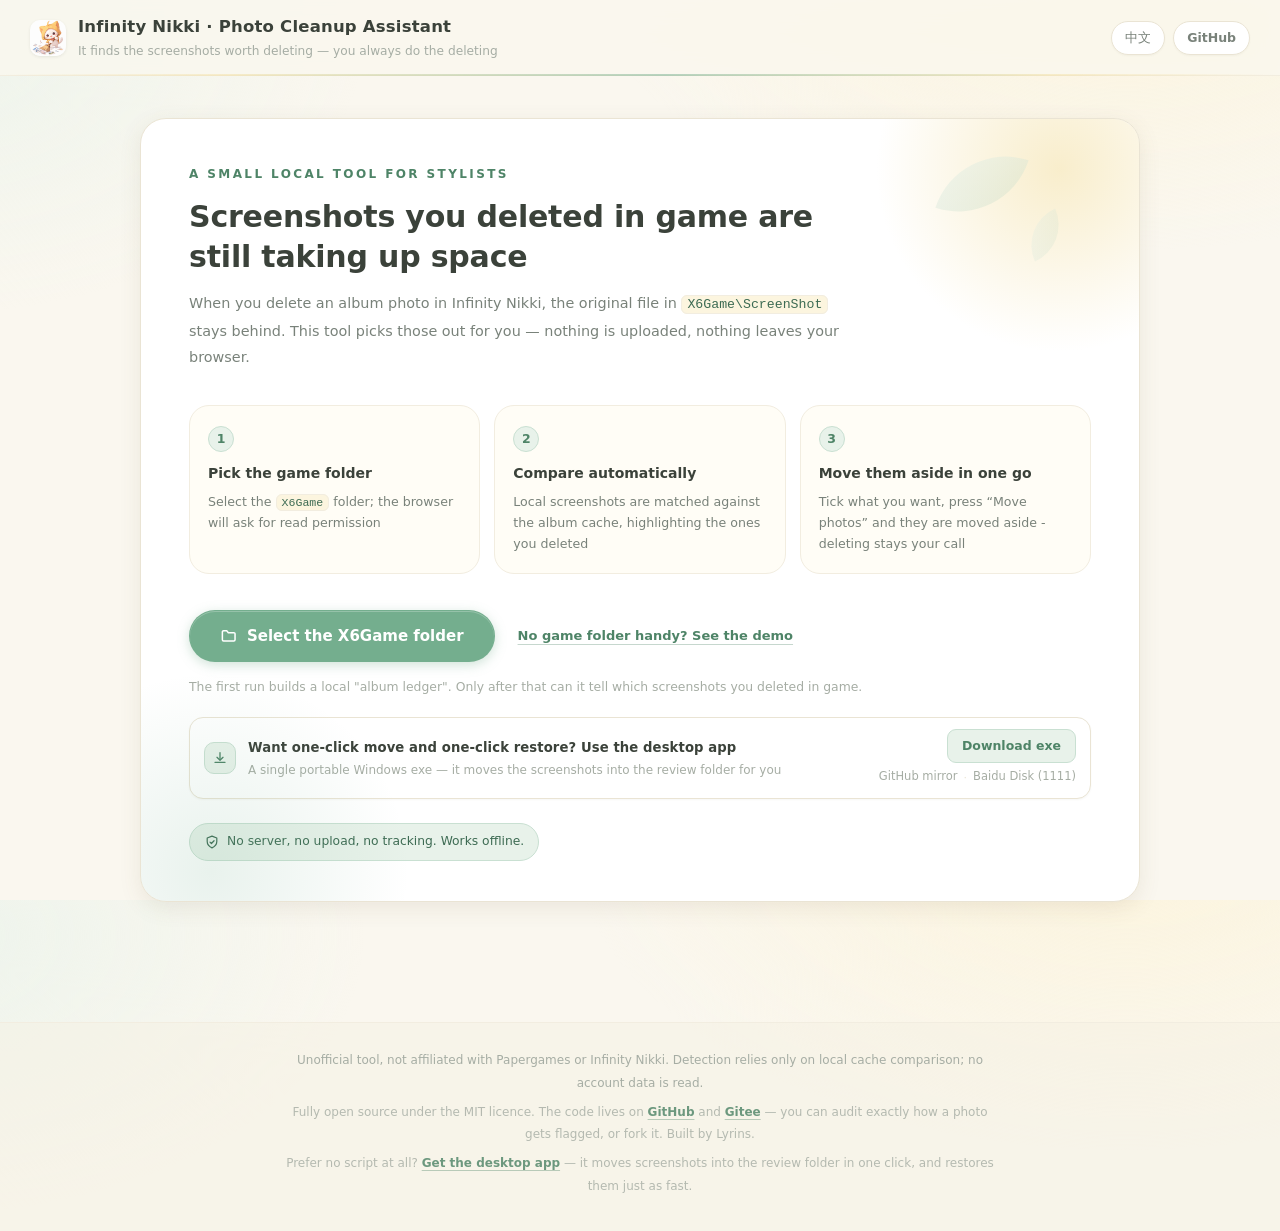
<file: web/index.html>
<!doctype html>
<html lang="zh-CN">
<head>
<meta charset="utf-8">
<meta name="viewport" content="width=device-width, initial-scale=1">
<title>无限暖暖 · 照片清理助手</title>
<meta name="description" content="找出游戏里已经删掉、电脑上还留着的截图。纯本地运行，照片不会离开你的电脑。">
<link rel="icon" type="image/png" href="favicon.png">
<link rel="apple-touch-icon" href="favicon.png">
<link rel="stylesheet" href="styles.css">
</head>
<body>

<!-- ===== 顶栏 ===== -->
<header class="topbar">
  <div class="brand">
    <span class="brand-mark" aria-hidden="true">
      <img src="favicon.png" alt="" width="36" height="36">
    </span>
    <div class="brand-text">
      <h1 data-i18n="app.title">无限暖暖 · 照片清理助手</h1>
      <p data-i18n="app.sub">只帮你找出该删的截图，删除这一步永远由你亲手完成</p>
    </div>
  </div>

  <div class="top-actions">
    <button class="btn btn-ghost btn-sm" id="btnLang" title="Switch language / 切换语言">EN</button>
    <a class="btn btn-ghost btn-sm" href="https://github.com/3341284397-max/InfinityNikki-PhotoCleaner" target="_blank" rel="noopener" data-i18n="app.github">GitHub</a>
  </div>
</header>

<main>
  <!-- ===== 欢迎页 ===== -->
  <section id="intro" class="intro">
    <div class="intro-card">
      <span class="leaf leaf-1" aria-hidden="true"></span>
      <span class="leaf leaf-2" aria-hidden="true"></span>

      <p class="eyebrow" data-i18n="intro.eyebrow">给搭配师的本地小工具</p>
      <h2 data-i18n="intro.h2">游戏里删掉的截图，电脑上还在占地方</h2>
      <p class="lede" data-i18n="intro.lede">
        在《无限暖暖》里删掉相册照片后，<code>X6Game\ScreenShot</code> 里的原图不会跟着消失。
        这个工具帮你把它们挑出来——照片不上传、不联网，全部在你的浏览器里完成。
      </p>

      <div class="steps">
        <div class="step">
          <span class="step-num">1</span>
          <h3 data-i18n="intro.s1t">选择游戏文件夹</h3>
          <p data-i18n="intro.s1d">选中 <code>X6Game</code> 这一层，浏览器会向你请求读取权限</p>
        </div>
        <div class="step">
          <span class="step-num">2</span>
          <h3 data-i18n="intro.s2t">自动比对</h3>
          <p data-i18n="intro.s2d">把本地截图和相册缓存对一遍，标出游戏里已删除的那些</p>
        </div>
        <div class="step">
          <span class="step-num">3</span>
          <h3 data-i18n="intro.s3t">一键移进待清理文件夹</h3>
          <p data-i18n="intro.s3d">勾好之后点「移动照片」，把它们挪到一边，删不删还是你说了算</p>
        </div>
      </div>

      <div class="cta">
        <button class="btn btn-primary btn-lg" id="btnPick">
          <svg viewBox="0 0 24 24" width="19" height="19" fill="none" stroke="currentColor" stroke-width="1.9" stroke-linecap="round" stroke-linejoin="round" aria-hidden="true">
            <path d="M3 7.5A1.5 1.5 0 0 1 4.5 6h4l2 2.4h7A1.5 1.5 0 0 1 19 10v7.5A1.5 1.5 0 0 1 17.5 19h-13A1.5 1.5 0 0 1 3 17.5Z"/>
          </svg>
          <span data-i18n="intro.pick">选择 X6Game 文件夹</span>
        </button>
        <button class="btn btn-link" id="btnDemo" data-i18n="intro.demo">还没有游戏目录？先看演示</button>
        <p class="cta-note" id="pickNote" data-i18n="intro.pickNote">首次使用会从这里建立一份「相册台账」，之后才能判断哪些是你在游戏里删掉的</p>
      </div>

      <!-- 桌面版下载：主界面直接给入口，不用先绕去仓库的 releases 页。
           GitHub 用 releases/latest/download/<资产名> 直链（302 到当前版本，发版不用改）；
           Gitee 的 latest 别名会把 latest 当分支名而 404，所以写死具体 tag。
           第三个是网盘整包，两个代码托管都连不上时用。 -->
      <div class="exe-offer">
        <span class="exe-offer-ico" aria-hidden="true">
          <svg viewBox="0 0 24 24" width="16" height="16" fill="none" stroke="currentColor" stroke-width="2" stroke-linecap="round" stroke-linejoin="round">
            <path d="M12 4v10"/><path d="m7.5 11 4.5 4.5L16.5 11"/><path d="M4.5 18.5h15"/>
          </svg>
        </span>
        <span class="exe-offer-body">
          <b data-i18n="intro.exeT">想要一键移动、一键还原？用桌面版</b>
          <span data-i18n="intro.exeD">Windows 免安装单文件，点一下就把截图挪进待清理文件夹</span>
        </span>
        <span class="exe-offer-act">
          <a class="exe-btn" href="https://gitee.com/lyrins/InfinityNikki-PhotoCleaner/releases/download/v1.9.2/NikkiPhotoCleaner.exe" data-i18n="intro.exeGo">下载 exe</a>
          <span class="exe-alt-row">
            <a class="exe-btn-sub" href="https://github.com/3341284397-max/InfinityNikki-PhotoCleaner/releases/latest/download/NikkiPhotoCleaner.exe" data-i18n="intro.exeGh">GitHub 备用</a>
            <span class="exe-alt-dot" aria-hidden="true">·</span>
            <!-- 提取码直接写在链接文字里：网盘跳转后要手动填，不写下来等于没给 -->
            <a class="exe-btn-sub exe-pan" href="https://pan.baidu.com/s/15jaYZvAnNP8VuFZwOQsp2w" data-i18n="intro.exePan" data-i18n-title="intro.panTip">百度网盘（1111）</a>
          </span>
        </span>
      </div>

      <div class="privacy">
        <svg viewBox="0 0 24 24" width="16" height="16" fill="none" stroke="currentColor" stroke-width="1.8" stroke-linecap="round" stroke-linejoin="round" aria-hidden="true">
          <path d="M12 3.2 4.8 6v5.4c0 4.3 3 7.6 7.2 9.4 4.2-1.8 7.2-5.1 7.2-9.4V6Z"/>
          <path d="m9 12.2 2.1 2.1 4-4.2"/>
        </svg>
        <span data-i18n="intro.privacy">没有服务器、没有上传、没有统计。断网也能用。</span>
      </div>
    </div>

    <!-- 不支持的浏览器 -->
    <div class="fallback" id="fallback" hidden>
      <h3 data-i18n="fallback.t">这个浏览器暂时用不了</h3>
      <p data-i18n="fallback.d">
        读取本地文件夹需要 <b>桌面版 Chrome 或 Edge（86 以上）</b>。Firefox、Safari 和手机浏览器都不支持这个能力。
      </p>
      <p class="fallback-alt" data-i18n="fallback.alt">
        也可以改用桌面版程序：功能一样，还多一步「把截图移进待清理文件夹」，方便你一次性删除。<a class="exe-link" href="https://gitee.com/lyrins/InfinityNikki-PhotoCleaner/releases/download/v1.9.2/NikkiPhotoCleaner.exe">下载 Windows 版</a>
      </p>
    </div>
  </section>

  <!-- ===== 工作区 ===== -->
  <section id="workspace" class="workspace" hidden>
    <div class="pathbar">
      <button class="path-back" id="btnHome" data-i18n-title="ws.homeTip">
        <svg viewBox="0 0 24 24" width="14" height="14" fill="none" stroke="currentColor" stroke-width="2.1" stroke-linecap="round" stroke-linejoin="round" aria-hidden="true">
          <path d="M15 19 8 12l7-7"/>
        </svg>
        <span data-i18n="ws.home">返回</span>
      </button>
      <span class="path-div" aria-hidden="true"></span>
      <span class="path-icon" aria-hidden="true">
        <svg viewBox="0 0 24 24" width="17" height="17" fill="none" stroke="currentColor" stroke-width="1.8" stroke-linecap="round" stroke-linejoin="round">
          <path d="M3 7.5A1.5 1.5 0 0 1 4.5 6h4l2 2.4h7A1.5 1.5 0 0 1 19 10v7.5A1.5 1.5 0 0 1 17.5 19h-13A1.5 1.5 0 0 1 3 17.5Z"/>
        </svg>
      </span>
      <span class="path-label" data-i18n="ws.folder">游戏文件夹</span>
      <span class="path-name" id="dirName">X6Game</span>
      <span class="path-sep"></span>
      <span class="path-meta" id="dirMeta"></span>
      <button class="btn btn-ghost btn-sm" id="btnRepick" data-i18n="ws.repick">重新选择</button>
      <button class="btn btn-ghost btn-sm" id="btnRescan" data-i18n="ws.rescan">重新扫描</button>
    </div>

    <div class="stats">
      <div class="stat stat-keep">
        <span class="stat-n" id="nKeep">0</span>
        <span class="stat-l" data-i18n="st.keep">仍在相册</span>
      </div>
      <div class="stat stat-del">
        <span class="stat-n" id="nDel">0</span>
        <span class="stat-l" data-i18n="st.del">游戏里已删</span>
      </div>
      <div class="stat stat-sus">
        <span class="stat-n" id="nSus">0</span>
        <span class="stat-l" data-i18n="st.sus">无法确认</span>
      </div>
      <div class="stat stat-new">
        <span class="stat-n" id="nNew">0</span>
        <span class="stat-l" data-i18n="st.new">太新跳过</span>
      </div>
    </div>

    <div class="notice" id="notice" hidden>
      <span class="notice-icon" aria-hidden="true">!</span>
      <div class="notice-text">
        <b id="noticeTitle"></b>
        <span id="noticeBody"></span>
      </div>
    </div>

    <div class="toolbar">
      <label class="check">
        <input type="checkbox" id="onlyPending">
        <span data-i18n="ws.onlyPending">只看待处理</span>
      </label>
      <span class="toolbar-gap"></span>
      <input class="search" id="search" type="search" data-i18n-ph="ws.search" placeholder="搜索文件名">
      <button class="btn btn-ghost btn-sm" id="btnSelDel" data-i18n="ws.selDel">勾选全部已删</button>
      <button class="btn btn-ghost btn-sm" id="btnClear" data-i18n="ws.clear">取消勾选</button>
    </div>

    <div class="grid" id="grid"></div>
    <div class="empty" id="empty" hidden></div>
  </section>
</main>

<!-- 底部操作条：必须放在 main 之外。#workspace 带 rise 动画的 transform，
     会给 position:fixed 的子元素另建包含块，操作条就会卡在网格中间而不是贴底。 -->
<div class="actionbar" id="actionbar" hidden>
  <div class="actionbar-info">
    <b id="selCount">0</b>
    <span data-i18n="ws.selected">张已勾选</span>
  </div>
  <div class="actionbar-btns">
    <button class="btn btn-ghost" id="btnCopy" data-i18n="ws.copy">复制文件名</button>
    <button class="btn btn-ghost" id="btnExport" data-i18n="ws.export">导出待删清单</button>
    <button class="btn btn-primary" id="btnScript" data-i18n="ws.script">移动照片</button>
  </div>
</div>

<footer class="foot">
  <p data-i18n="foot.disclaimer">
    非官方工具，与叠纸游戏 / 《无限暖暖》官方无关。所有判定只依据本地缓存的比对结果，不读取账号信息。
  </p>
  <p class="foot-dim" data-i18n="foot.oss">
    完全开源，MIT 协议。源码公开在 <a class="repo-link" href="https://github.com/3341284397-max/InfinityNikki-PhotoCleaner" target="_blank" rel="noopener">GitHub</a> 和 <a class="repo-link" href="https://gitee.com/lyrins/InfinityNikki-PhotoCleaner" target="_blank" rel="noopener">Gitee</a>，每一行怎么判定的都能自己去核对，也可以拿去改。作者 Lyrins。
  </p>
  <p class="foot-dim" data-i18n="foot.tip">
    不想下载脚本？<a class="exe-link" href="https://gitee.com/lyrins/InfinityNikki-PhotoCleaner/releases/download/v1.9.2/NikkiPhotoCleaner.exe">下载桌面版</a>，点一下就把截图挪进待清理文件夹，还能一键还原。
  </p>
</footer>

<!-- ===== 大图查看 ===== -->
<div class="modal" id="modal" hidden>
  <div class="modal-mask" id="modalMask"></div>
  <div class="modal-body" role="dialog" aria-modal="true">
    <button class="modal-close" id="modalClose" aria-label="Close">×</button>
    <img id="modalImg" alt="">
    <div class="modal-meta">
      <span class="badge" id="modalBadge"></span>
      <span id="modalName" class="modal-name"></span>
      <span id="modalInfo" class="modal-info"></span>
    </div>
  </div>
</div>

<!-- ===== 移动照片：三条路 ===== -->
<div class="modal" id="dlgScript" hidden>
  <div class="modal-mask" id="dlgMask"></div>
  <div class="sheet sheet-wide" role="dialog" aria-modal="true" aria-labelledby="dlgTitle">
    <h3 id="dlgTitle" data-i18n="dlg.title">把照片挪到一边</h3>
    <p class="sheet-lede" id="dlgLede"></p>

    <div class="pathfield">
      <label class="pathfield-label" for="dlgPath" data-i18n="dlg.pathLabel">截图文件夹的完整路径（可选）</label>
      <div class="pathfield-row">
        <input id="dlgPath" type="text" spellcheck="false" autocomplete="off"
               placeholder="D:\Games\X6Game\ScreenShot">
        <button class="btn btn-ghost btn-sm" id="dlgPathPaste" data-i18n="dlg.paste">粘贴</button>
      </div>
      <p class="pathfield-hint" data-i18n="dlg.pathHint">浏览器不会把文件夹路径告诉网页，所以这一栏要你自己粘 —— 在资源管理器地址栏点一下就能复制。填了脚本放哪儿都能跑；不填也行，双击时它会让你把文件夹拖进窗口。</p>
    </div>

    <div class="ways">
      <section class="way">
        <div class="way-head">
          <span class="way-n">1</span>
          <h4 data-i18n="dlg.w1t">下载脚本，双击运行</h4>
          <span class="way-tag" data-i18n="dlg.w1tag">最省事</span>
        </div>
        <p data-i18n="dlg.w1d">一个纯文本 .bat，双击就建好文件夹、把照片移进去，跑完还问你要不要把它自己删掉。</p>
        <div class="way-btns">
          <button class="btn btn-primary btn-sm" id="dlgGo" data-i18n="dlg.download">下载脚本</button>
        </div>
      </section>

      <section class="way">
        <div class="way-head">
          <span class="way-n">2</span>
          <h4 data-i18n="dlg.w2t">复制命令，粘进命令行窗口</h4>
          <span class="way-tag way-tag-warn" data-i18n="dlg.w2tag">脚本被拦时用这个</span>
        </div>
        <p data-i18n="dlg.w2d">没有文件落到磁盘上，安全软件没东西可拦。开始菜单搜 cmd 打开窗口，右键粘贴，回车。</p>
        <div class="way-btns">
          <button class="btn btn-ghost btn-sm" id="dlgCmd" data-i18n="dlg.cmd">复制命令</button>
          <button class="btn btn-ghost btn-sm" id="dlgCmdDl" data-i18n="dlg.save">下载 txt</button>
        </div>
      </section>

      <section class="way">
        <div class="way-head">
          <span class="way-n">3</span>
          <h4 data-i18n="dlg.w3t">交给你的 AI 助手</h4>
          <span class="way-tag" data-i18n="dlg.w3tag">兜底</span>
        </div>
        <p data-i18n="dlg.w3d">把这段提示词给能操作电脑的助手（Copilot、Claude、ChatGPT 之类），它照着自己就把文件搬过去了。</p>
        <div class="way-btns">
          <button class="btn btn-ghost btn-sm" id="dlgPt" data-i18n="dlg.pt">复制提示词</button>
          <button class="btn btn-ghost btn-sm" id="dlgPtDl" data-i18n="dlg.save">下载 txt</button>
        </div>
      </section>
    </div>

    <details class="sheet-more">
      <summary data-i18n="dlg.peek">先看看脚本长什么样</summary>
      <pre id="dlgPre"></pre>
    </details>

    <p class="sheet-note" data-i18n="dlg.note">三条路都是纯本地操作：只移动、不删除。照片搬到「待清理照片」文件夹之后，删不删、什么时候删，全由你在资源管理器里决定。</p>

    <div class="sheet-btns">
      <button class="btn btn-ghost" id="dlgCancel" data-i18n="dlg.close">关闭</button>
    </div>
  </div>
</div>

<script src="script-gen.js"></script>
<script src="app.js"></script>
</body>
</html>
</file>
<file: web/styles.css>
/* ==========================================================================
   无限暖暖 · 照片清理助手 — 视觉系统
   米白底 / 淡黄点缀 / 露草绿主色，圆角柔和，信息密度优先
   ========================================================================== */

:root {
  /* 底色 */
  --bg:            #FAF7EF;
  --bg-warm:       #F6F1E3;
  --card:          #FFFFFF;
  --card-warm:     #FFFDF6;

  /* 线条 */
  --line:          #EAE4D4;
  --line-soft:     #F2EDE0;

  /* 文字 */
  --text:          #3B423A;
  --text-2:        #79827A;
  --text-3:        #A6ADA4;

  /* 主色：露草绿 */
  --green:         #74AE8E;
  --green-deep:    #4E8467;
  --green-dark:    #3D6B53;
  --green-soft:    #E8F2EA;
  --green-line:    #C9E0D2;

  /* 点缀：淡黄 */
  --yellow:        #F3DFA2;
  --yellow-soft:   #FCF5DF;
  --yellow-deep:   #C9A24A;

  /* 状态色（柔和不刺眼） */
  --clay:          #C47F6C;
  --clay-soft:     #F9EAE4;
  --clay-line:     #EBC9BC;
  --amber:         #C79A45;
  --amber-soft:    #FAF1DC;

  /* 形状 */
  --r-sm: 10px;
  --r:    14px;
  --r-lg: 20px;
  --r-xl: 26px;

  /* 阴影 */
  --sh-xs: 0 1px 2px rgba(104, 92, 60, .05);
  --sh:    0 2px 10px rgba(104, 92, 60, .07);
  --sh-md: 0 6px 22px rgba(104, 92, 60, .10);
  --sh-lg: 0 18px 46px rgba(104, 92, 60, .16);

  --ease: cubic-bezier(.32, .72, .28, 1);
}

* { box-sizing: border-box; }

/* [hidden] 是 UA 样式，优先级最低：下面 .modal/.notice 等带 display:flex
   的规则会把它覆盖掉，导致弹窗一进页面就露出来。必须显式压住。 */
[hidden] { display: none !important; }

html, body { height: 100%; }

body {
  margin: 0;
  background:
    radial-gradient(900px 520px at 88% -8%, #FCF4DC 0%, rgba(252, 244, 220, 0) 62%),
    radial-gradient(760px 480px at -6% 4%, #EDF4EC 0%, rgba(237, 244, 236, 0) 58%),
    var(--bg);
  color: var(--text);
  font-family: "PingFang SC", "Microsoft YaHei", "Segoe UI", "Hiragino Sans GB", system-ui, -apple-system, sans-serif;
  font-size: 14px;
  line-height: 1.62;
  -webkit-font-smoothing: antialiased;
  min-height: 100vh;
  display: flex;
  flex-direction: column;
}

code {
  font-family: "SF Mono", Consolas, "Cascadia Mono", monospace;
  font-size: .92em;
  background: var(--yellow-soft);
  border: 1px solid var(--line-soft);
  border-radius: 6px;
  padding: 1px 5px;
  color: var(--green-dark);
}

/* ============ 顶栏 ============ */
.topbar {
  position: sticky;
  top: 0;
  z-index: 40;
  display: flex;
  align-items: center;
  justify-content: space-between;
  gap: 16px;
  padding: 14px 30px;
  background: rgba(250, 247, 239, .84);
  backdrop-filter: saturate(160%) blur(14px);
  -webkit-backdrop-filter: saturate(160%) blur(14px);
  border-bottom: 1px solid var(--line-soft);
}

.topbar::after {
  content: "";
  position: absolute;
  left: 0; right: 0; bottom: -1px;
  height: 2px;
  background: linear-gradient(90deg, transparent, var(--yellow) 18%, var(--green) 52%, var(--yellow) 82%, transparent);
  opacity: .5;
}

.brand { display: flex; align-items: center; gap: 12px; min-width: 0; }
.brand-mark { display: flex; flex: none; }
.brand-mark img {
  display: block;
  width: 36px;
  height: 36px;
  border-radius: 10px;
  box-shadow: 0 1px 3px rgba(59, 66, 58, .10);
}

.brand-text { min-width: 0; }
.brand-text h1 {
  margin: 0;
  font-size: 16.5px;
  font-weight: 650;
  letter-spacing: .2px;
  white-space: nowrap;
  overflow: hidden;
  text-overflow: ellipsis;
}
.brand-text p {
  margin: 1px 0 0;
  font-size: 12.2px;
  color: var(--text-3);
  white-space: nowrap;
  overflow: hidden;
  text-overflow: ellipsis;
}

.top-actions { display: flex; gap: 8px; flex: none; }

/* ============ 按钮 ============ */
.btn {
  display: inline-flex;
  align-items: center;
  justify-content: center;
  gap: 8px;
  border: 1px solid transparent;
  border-radius: 999px;
  padding: 9px 20px;
  font: inherit;
  font-size: 13.5px;
  font-weight: 550;
  color: var(--text);
  background: transparent;
  cursor: pointer;
  text-decoration: none;
  transition: transform .18s var(--ease), background .18s var(--ease),
              box-shadow .18s var(--ease), border-color .18s var(--ease), color .18s var(--ease);
  white-space: nowrap;
  user-select: none;
}
.btn:active { transform: translateY(1px) scale(.994); }

.btn-sm { padding: 6px 13px; font-size: 12.5px; }

.btn-lg { padding: 13px 30px; font-size: 15px; border-radius: 999px; }

.btn-primary {
  background: var(--green);
  color: #fff;
  box-shadow: 0 3px 12px rgba(116, 174, 142, .34), inset 0 1px 0 rgba(255,255,255,.24);
}
.btn-primary:hover {
  background: var(--green-deep);
  box-shadow: 0 6px 20px rgba(78, 132, 103, .34), inset 0 1px 0 rgba(255,255,255,.22);
  transform: translateY(-1px);
}

.btn-ghost {
  background: var(--card);
  border-color: var(--line);
  color: var(--text-2);
  box-shadow: var(--sh-xs);
}
.btn-ghost:hover {
  color: var(--green-dark);
  border-color: var(--green-line);
  background: var(--green-soft);
}

.btn-link {
  padding: 8px 4px;
  color: var(--green-deep);
  font-size: 13px;
  font-weight: 550;
  border-radius: 8px;
  text-decoration: underline;
  text-decoration-color: rgba(78, 132, 103, .32);
  text-underline-offset: 4px;
}
.btn-link:hover { color: var(--green-dark); text-decoration-color: currentColor; background: transparent; }

.demo-chip {
  display: inline-flex;
  align-items: center;
  gap: 5px;
  padding: 2px 9px;
  border-radius: 999px;
  background: var(--yellow);
  color: #7A5C28;
  font-size: 11px;
  font-weight: 650;
  letter-spacing: .2px;
}

/* ============ 主区 ============ */
main {
  flex: 1;
  display: flex;
  flex-direction: column;
  width: 100%;
  max-width: 1320px;
  margin: 0 auto;
  padding: 34px 30px 96px;
}

/* ============ 欢迎页 ============ */
/* 欢迎页内容不多，让它吃掉剩余高度并垂直居中，
   否则卡片下方会留一大片空白，看着没做完 */
.intro {
  flex: 1;
  display: flex;
  flex-direction: column;
  gap: 20px;
  align-items: center;
  justify-content: center;
  padding: 8px 0 24px;
}

.intro-card {
  position: relative;
  width: 100%;
  max-width: 1000px;
  background: var(--card);
  border: 1px solid var(--line);
  border-radius: var(--r-xl);
  padding: 46px 48px 40px;
  box-shadow: var(--sh-md);
  overflow: hidden;
  animation: rise .5s var(--ease) both;
}

/* 右上角淡黄光斑 */
.intro-card::before {
  content: "";
  position: absolute;
  top: -140px; right: -110px;
  width: 380px; height: 380px;
  border-radius: 50%;
  background: radial-gradient(circle, rgba(243, 223, 162, .55) 0%, rgba(243, 223, 162, 0) 68%);
  pointer-events: none;
}

/* 左下淡绿光斑 */
.intro-card::after {
  content: "";
  position: absolute;
  bottom: -170px; left: -130px;
  width: 400px; height: 400px;
  border-radius: 50%;
  background: radial-gradient(circle, rgba(116, 174, 142, .16) 0%, rgba(116, 174, 142, 0) 70%);
  pointer-events: none;
}

.leaf {
  position: absolute;
  border-radius: 100% 0 100% 0;
  background: linear-gradient(135deg, var(--green-soft), rgba(116, 174, 142, .28));
  pointer-events: none;
}
.leaf-1 { width: 74px; height: 74px; top: 28px; right: 120px; transform: rotate(18deg); opacity: .55; }
.leaf-2 { width: 40px; height: 40px; top: 96px; right: 74px; transform: rotate(-24deg); opacity: .38; }

.eyebrow {
  position: relative;
  margin: 0 0 12px;
  font-size: 12px;
  letter-spacing: 2.4px;
  font-weight: 600;
  color: var(--green-deep);
  text-transform: uppercase;
}

.intro-card h2 {
  position: relative;
  margin: 0 0 14px;
  font-size: 30px;
  line-height: 1.32;
  font-weight: 700;
  letter-spacing: -.2px;
  max-width: 640px;
}

.lede {
  position: relative;
  margin: 0 0 34px;
  max-width: 660px;
  color: var(--text-2);
  font-size: 14.4px;
  line-height: 1.85;
}

.steps {
  position: relative;
  display: grid;
  grid-template-columns: repeat(3, 1fr);
  gap: 14px;
  margin-bottom: 36px;
}

.step {
  background: var(--card-warm);
  border: 1px solid var(--line-soft);
  border-radius: var(--r-lg);
  padding: 20px 18px 18px;
  transition: border-color .2s var(--ease), transform .2s var(--ease), box-shadow .2s var(--ease);
}
.step:hover {
  border-color: var(--green-line);
  transform: translateY(-2px);
  box-shadow: var(--sh);
}

.step-num {
  display: inline-flex;
  align-items: center;
  justify-content: center;
  width: 26px; height: 26px;
  border-radius: 50%;
  background: var(--green-soft);
  color: var(--green-deep);
  font-size: 12.5px;
  font-weight: 700;
  margin-bottom: 10px;
  border: 1px solid var(--green-line);
}

.step h3 { margin: 0 0 6px; font-size: 14px; font-weight: 650; }
.step p { margin: 0; font-size: 12.6px; color: var(--text-2); line-height: 1.7; }

/* 按钮一行，说明文字单独占一行——挤在按钮右侧会把短句压成两行，很难看 */
.cta { position: relative; display: flex; align-items: center; gap: 14px 18px; flex-wrap: wrap; }
.cta-note {
  flex: 0 0 100%;
  margin: 0;
  font-size: 12.4px;
  color: var(--text-3);
  line-height: 1.7;
}

/* 主界面上的桌面版下载条。整行都是有效区域，比一个孤零零的「下载」按钮容易被看见，
   又不会跟主按钮「选择文件夹」抢注意力。右端两个入口：Gitee 国内直连在前，GitHub 兜底 */
.exe-offer {
  display: flex;
  align-items: center;
  gap: 12px;
  margin-top: 20px;
  padding: 11px 14px;
  border-radius: 14px;
  border: 1px solid var(--line);
  background: var(--card);
  box-shadow: var(--sh-xs);
  transition: border-color .18s var(--ease), background .18s var(--ease), box-shadow .18s var(--ease);
}
.exe-offer:hover {
  border-color: var(--green-line);
  background: var(--green-soft);
  box-shadow: var(--sh);
}
.exe-offer-ico {
  flex: none;
  display: inline-flex;
  align-items: center;
  justify-content: center;
  width: 32px; height: 32px;
  border-radius: 10px;
  background: var(--green-soft);
  border: 1px solid var(--green-line);
  color: var(--green-deep);
}
.exe-offer:hover .exe-offer-ico { background: var(--card); }
.exe-offer-body { display: flex; flex-direction: column; gap: 2px; min-width: 0; }
.exe-offer-body b { font-size: 13.2px; font-weight: 650; color: var(--text); letter-spacing: .1px; }
.exe-offer-body span { font-size: 12px; color: var(--text-3); line-height: 1.5; }
.exe-offer-act {
  flex: none;
  display: flex;
  flex-direction: column;
  align-items: flex-end;
  gap: 4px;
  margin-left: auto;
  padding-left: 6px;
  white-space: nowrap;
}
/* 主下载按钮：实底绿，一眼能认出这是能点的 */
.exe-btn {
  display: inline-block;
  padding: 6px 14px;
  border-radius: 9px;
  border: 1px solid var(--green-line);
  background: var(--green-soft);
  color: var(--green-deep);
  font-size: 12.5px;
  font-weight: 650;
  text-decoration: none;
  transition: background .16s var(--ease), border-color .16s var(--ease), box-shadow .16s var(--ease);
}
.exe-btn:hover {
  background: var(--card);
  border-color: var(--green-line);
  box-shadow: var(--sh-xs);
}
/* 备用入口：弱化成一串灰字，不影响主按钮，但 Gitee 打不开的人找得到 */
.exe-btn-sub {
  font-size: 11.5px;
  font-weight: 500;
  color: var(--text-3);
  text-decoration: none;
  border-bottom: 1px solid transparent;
}
.exe-btn-sub:hover {
  color: var(--green-deep);
  border-bottom-color: currentColor;
}
/* 主按钮下面那一行「GitHub 备用 · 百度网盘（提取码）」。
   两个都是备选，并排写一行，别让它们各自占一层把下载条撑高 */
.exe-alt-row {
  display: flex;
  flex-wrap: wrap;
  justify-content: flex-end;
  align-items: center;
  gap: 6px;
}
.exe-alt-dot { color: var(--line); font-size: 11px; line-height: 1; }

/* 正文里的桌面版链接（页脚那句提示、不支持浏览器的兜底卡片）。
   颜色跟随所在段落，只加下划线，别喧宾夺主 */
.exe-link {
  color: inherit;
  font-weight: 600;
  text-decoration: underline;
  text-decoration-thickness: 1px;
  text-underline-offset: 3px;
  text-decoration-color: rgba(78, 132, 103, .45);
}
.exe-link:hover { color: var(--green-dark); text-decoration-color: currentColor; }
.foot .exe-link { color: var(--green-deep); }
.fallback .exe-link { color: #99604F; font-weight: 650; }
/* 页脚「源码在 GitHub / Gitee」那两个链接。跟 .exe-link 一个色系，
   但它是「去看代码」而不是「去下载」，不带下载条那套权重 */
.repo-link {
  color: var(--green-deep);
  font-weight: 600;
  text-decoration: underline;
  text-decoration-thickness: 1px;
  text-underline-offset: 3px;
  text-decoration-color: rgba(78, 132, 103, .45);
}
.repo-link:hover { color: var(--green-dark); text-decoration-color: currentColor; }

.privacy {
  position: relative;
  display: inline-flex;
  align-items: center;
  gap: 7px;
  margin-top: 24px;
  padding: 8px 14px;
  border-radius: 999px;
  background: var(--green-soft);
  border: 1px solid var(--green-line);
  color: var(--green-dark);
  font-size: 12.3px;
}

.fallback {
  width: 100%;
  max-width: 1000px;
  border-radius: var(--r-lg);
  border: 1px dashed var(--clay-line);
  background: var(--clay-soft);
  padding: 22px 26px;
}
.fallback h3 { margin: 0 0 8px; font-size: 15px; color: #99604F; }
.fallback p { margin: 0; font-size: 13px; color: #8A6355; line-height: 1.8; }
.fallback-alt { margin-top: 8px !important; opacity: .85; }

/* ============ 工作区 ============ */
.workspace { animation: rise .45s var(--ease) both; }

.pathbar {
  display: flex;
  align-items: center;
  gap: 10px;
  background: var(--card);
  border: 1px solid var(--line);
  border-radius: var(--r-lg);
  padding: 11px 12px 11px 16px;
  box-shadow: var(--sh-xs);
  flex-wrap: wrap;
}
.path-back {
  display: inline-flex;
  align-items: center;
  gap: 4px;
  padding: 5px 11px 5px 8px;
  border-radius: 999px;
  border: 1px solid var(--line);
  background: var(--card-warm);
  color: var(--text-2);
  font-family: inherit;
  font-size: 12.4px;
  cursor: pointer;
  transition: color .16s var(--ease), border-color .16s var(--ease), background .16s var(--ease);
}
.path-back:hover {
  color: var(--green-deep);
  border-color: var(--green-line);
  background: var(--green-soft);
}
.path-back svg { display: block; }
.path-div { width: 1px; height: 18px; flex: none; background: var(--line); }

.path-icon { display: flex; color: var(--green); }
.path-label { font-size: 12.4px; color: var(--text-3); }
.path-name {
  font-family: "SF Mono", Consolas, monospace;
  font-size: 12.8px;
  color: var(--text);
  background: var(--bg-warm);
  border: 1px solid var(--line-soft);
  border-radius: 8px;
  padding: 2px 8px;
}
.path-sep { flex: 1; }
.path-meta { font-size: 12.4px; color: var(--text-3); }

/* 统计 */
.stats {
  display: grid;
  grid-template-columns: repeat(4, 1fr);
  gap: 12px;
  margin: 16px 0 14px;
}

.stat {
  position: relative;
  background: var(--card);
  border: 1px solid var(--line);
  border-radius: var(--r);
  padding: 15px 18px 13px;
  box-shadow: var(--sh-xs);
  overflow: hidden;
  transition: transform .2s var(--ease), box-shadow .2s var(--ease);
}
.stat:hover { transform: translateY(-2px); box-shadow: var(--sh); }

.stat::before {
  content: "";
  position: absolute;
  left: 0; top: 0; bottom: 0;
  width: 3px;
  background: var(--line);
}
.stat-keep::before { background: var(--green); }
.stat-del::before  { background: var(--clay); }
.stat-sus::before  { background: var(--amber); }
.stat-new::before  { background: var(--text-3); }

.stat-n {
  display: block;
  font-size: 26px;
  font-weight: 700;
  line-height: 1.15;
  letter-spacing: -.4px;
  font-variant-numeric: tabular-nums;
}
.stat-del .stat-n { color: var(--clay); }
.stat-keep .stat-n { color: var(--green-deep); }
.stat-sus .stat-n { color: var(--amber); }
.stat-new .stat-n { color: var(--text-3); }

.stat-l { display: block; margin-top: 2px; font-size: 12.2px; color: var(--text-3); }

/* 提示条 */
.notice {
  display: flex;
  gap: 11px;
  align-items: flex-start;
  background: var(--yellow-soft);
  border: 1px solid #F0E2BC;
  border-radius: var(--r);
  padding: 12px 16px;
  margin-bottom: 14px;
  font-size: 12.9px;
  color: #84683A;
}
.notice-icon {
  flex: none;
  width: 18px; height: 18px;
  border-radius: 50%;
  background: #EBCE8C;
  color: #7A5C28;
  font-size: 12px;
  font-weight: 700;
  display: flex; align-items: center; justify-content: center;
  margin-top: 1px;
}
.notice-text b { display: block; margin-bottom: 2px; font-weight: 650; }
.notice-text span { opacity: .9; }

/* 工具条 */
.toolbar {
  display: flex;
  align-items: center;
  gap: 10px;
  margin-bottom: 14px;
  flex-wrap: wrap;
}
.toolbar-gap { flex: 1; }

.check {
  display: inline-flex;
  align-items: center;
  gap: 7px;
  font-size: 13px;
  color: var(--text-2);
  cursor: pointer;
  user-select: none;
  padding: 7px 14px 7px 12px;
  border-radius: 999px;
  background: var(--card);
  border: 1px solid var(--line);
  transition: border-color .18s var(--ease), background .18s var(--ease), color .18s var(--ease);
}
.check:hover { border-color: var(--green-line); color: var(--green-dark); }
.check input {
  accent-color: var(--green);
  width: 15px; height: 15px;
  cursor: pointer;
  margin: 0;
}

.search {
  font: inherit;
  font-size: 13px;
  padding: 8px 15px;
  border-radius: 999px;
  border: 1px solid var(--line);
  background: var(--card);
  color: var(--text);
  width: 190px;
  outline: none;
  transition: border-color .18s var(--ease), box-shadow .18s var(--ease), width .2s var(--ease);
}
.search::placeholder { color: var(--text-3); }
.search:focus {
  border-color: var(--green-line);
  box-shadow: 0 0 0 3px rgba(116, 174, 142, .14);
  width: 230px;
}

/* ============ 照片网格 ============ */
/* 五列左右最舒服：再窄文件名就被截得看不出日期了 */
.grid {
  display: grid;
  grid-template-columns: repeat(auto-fill, minmax(212px, 1fr));
  gap: 14px;
}

.card {
  position: relative;
  background: var(--card);
  border: 1px solid var(--line);
  border-radius: var(--r);
  overflow: hidden;
  cursor: pointer;
  box-shadow: var(--sh-xs);
  transition: transform .2s var(--ease), box-shadow .2s var(--ease), border-color .2s var(--ease);
  animation: fade .3s var(--ease) both;
}
.card:hover {
  transform: translateY(-3px);
  box-shadow: var(--sh-md);
  border-color: var(--green-line);
}
.card.is-selected {
  border-color: var(--green);
  box-shadow: 0 0 0 2px rgba(116, 174, 142, .32), var(--sh);
}

.card-thumb {
  position: relative;
  aspect-ratio: 4 / 3;
  background: linear-gradient(135deg, #F3EFE4, #EDF3EC);
  overflow: hidden;
}
.card-thumb img {
  width: 100%; height: 100%;
  object-fit: cover;
  display: block;
  opacity: 0;
  transition: opacity .35s var(--ease), transform .35s var(--ease);
}
.card-thumb img.loaded { opacity: 1; }
.card:hover .card-thumb img { transform: scale(1.045); }

/* 状态徽章 */
.badge {
  display: inline-flex;
  align-items: center;
  gap: 4px;
  font-size: 11px;
  font-weight: 650;
  letter-spacing: .2px;
  padding: 2.5px 9px;
  border-radius: 999px;
  border: 1px solid transparent;
  white-space: nowrap;
}
.badge.keep { background: var(--green-soft); color: var(--green-dark); border-color: var(--green-line); }
.badge.del  { background: var(--clay-soft);  color: #9E5B48; border-color: var(--clay-line); }
.badge.sus  { background: var(--amber-soft); color: #8C6A2C; border-color: #EBD9B0; }
.badge.new  { background: #F0F0EC;            color: var(--text-3); border-color: #E2E2DA; }

.card-badge { position: absolute; top: 9px; left: 9px; z-index: 2; }

/* 勾选圈 */
.card-tick {
  position: absolute;
  top: 9px; right: 9px;
  z-index: 3;
  width: 23px; height: 23px;
  border-radius: 50%;
  background: rgba(255, 255, 255, .92);
  border: 1.5px solid rgba(59, 66, 58, .18);
  display: flex; align-items: center; justify-content: center;
  transition: background .18s var(--ease), border-color .18s var(--ease), transform .18s var(--ease);
  backdrop-filter: blur(4px);
}
.card-tick svg { opacity: 0; transition: opacity .16s var(--ease); }
.card:hover .card-tick { border-color: var(--green); }
.card.is-selected .card-tick {
  background: var(--green);
  border-color: var(--green);
  transform: scale(1.04);
}
.card.is-selected .card-tick svg { opacity: 1; }

.card-meta { padding: 10px 11px 11px; }
.card-name {
  font-family: "SF Mono", Consolas, monospace;
  font-size: 11px;
  color: var(--text-2);
  white-space: nowrap;
  overflow: hidden;
  text-overflow: ellipsis;
  margin-bottom: 5px;
}
.card-sub {
  display: flex;
  justify-content: space-between;
  align-items: center;
  font-size: 11px;
  color: var(--text-3);
  font-variant-numeric: tabular-nums;
}

/* 空状态 */
.empty {
  text-align: center;
  padding: 70px 20px;
  color: var(--text-3);
  font-size: 13.5px;
}
.empty b { display: block; color: var(--text-2); font-size: 15px; margin-bottom: 6px; }

/* ============ 底部操作条 ============ */
.actionbar {
  position: fixed;
  left: 50%;
  bottom: 22px;
  transform: translateX(-50%);
  z-index: 50;
  display: flex;
  align-items: center;
  gap: 22px;
  padding: 11px 13px 11px 24px;
  background: rgba(255, 255, 255, .92);
  backdrop-filter: saturate(170%) blur(16px);
  -webkit-backdrop-filter: saturate(170%) blur(16px);
  border: 1px solid var(--line);
  border-radius: 999px;
  box-shadow: var(--sh-lg);
  animation: rise .28s var(--ease) both;
  max-width: calc(100vw - 40px);
}
.actionbar-info { font-size: 13.2px; color: var(--text-2); white-space: nowrap; }
.actionbar-info b {
  color: var(--green-dark);
  font-size: 17px;
  font-weight: 700;
  margin-right: 4px;
  font-variant-numeric: tabular-nums;
}
.actionbar-btns { display: flex; gap: 8px; }

/* ============ 页脚 ============ */
.foot {
  border-top: 1px solid var(--line-soft);
  padding: 26px 30px 34px;
  text-align: center;
  color: var(--text-3);
  font-size: 12px;
  line-height: 1.9;
  background: rgba(246, 241, 227, .5);
}
.foot p { margin: 0; max-width: 720px; margin-inline: auto; }
/* 有勾选时底部有 fixed 操作条。页脚贴的是视口底边，给页脚加内边距没用，
   必须由 body 让出这段高度，否则操作条会压在页脚文字上。 */
body.has-action { padding-bottom: 84px; }
.foot-dim { margin-top: 6px !important; opacity: .82; }

/* ============ 大图弹层 ============ */
.modal {
  position: fixed;
  inset: 0;
  z-index: 100;
  display: flex;
  align-items: center;
  justify-content: center;
  padding: 40px 24px;
}
.modal-mask {
  position: absolute;
  inset: 0;
  background: rgba(44, 46, 40, .58);
  backdrop-filter: blur(6px);
  animation: fade .2s var(--ease) both;
}
.modal-body {
  position: relative;
  max-width: min(1000px, 92vw);
  max-height: 88vh;
  background: var(--card);
  border-radius: var(--r-lg);
  padding: 12px 12px 0;
  box-shadow: var(--sh-lg);
  animation: pop .26s var(--ease) both;
  display: flex;
  flex-direction: column;
  overflow: hidden;
}
.modal-body img {
  display: block;
  max-width: 100%;
  max-height: 70vh;
  object-fit: contain;
  border-radius: 10px;
  background: var(--bg-warm);
}
.modal-close {
  position: absolute;
  top: 10px; right: 10px;
  z-index: 2;
  width: 32px; height: 32px;
  border-radius: 50%;
  border: none;
  background: rgba(255, 255, 255, .9);
  color: var(--text-2);
  font-size: 21px;
  line-height: 1;
  cursor: pointer;
  box-shadow: var(--sh-xs);
  transition: background .16s var(--ease), color .16s var(--ease);
}
.modal-close:hover { background: var(--clay-soft); color: var(--clay); }

.modal-meta {
  display: flex;
  align-items: center;
  gap: 10px;
  padding: 12px 6px 14px;
  font-size: 12px;
  color: var(--text-3);
  flex-wrap: wrap;
}
.modal-name {
  font-family: "SF Mono", Consolas, monospace;
  color: var(--text-2);
  word-break: break-all;
}
.modal-info { margin-left: auto; }

/* ============ 下载脚本对话框 ============ */
.sheet {
  position: relative;
  width: min(560px, 92vw);
  max-height: 88vh;
  overflow: auto;
  background: var(--card);
  border-radius: var(--r-lg);
  padding: 26px 26px 20px;
  box-shadow: var(--sh-lg);
  animation: pop .26s var(--ease) both;
}
.sheet h3 {
  margin: 0 0 10px;
  font-size: 17px;
  font-weight: 600;
  color: var(--text);
}
.sheet-lede {
  margin: 0 0 14px;
  font-size: 13.4px;
  line-height: 1.72;
  color: var(--text-2);
}
.sheet-lede b { color: var(--green-deep); font-weight: 600; }
.sheet-wide { width: min(720px, 94vw); }
.sheet-lede code {
  padding: 1px 5px;
  border-radius: 5px;
  background: var(--bg-warm);
  font-family: "SF Mono", Consolas, monospace;
  font-size: 12.2px;
  color: var(--text);
}
/* 路径输入 */
.pathfield {
  margin: 0 0 15px;
  padding: 12px 14px 13px;
  border-radius: var(--r);
  background: var(--bg-warm);
  border: 1px solid var(--line);
}
.pathfield-label {
  display: block;
  margin-bottom: 7px;
  font-size: 12.6px;
  color: var(--text-2);
}
.pathfield-row { display: flex; gap: 8px; }
.pathfield-row input {
  flex: 1;
  min-width: 0;
  padding: 8px 11px;
  border-radius: 9px;
  border: 1px solid var(--line);
  background: var(--card);
  font-family: "SF Mono", Consolas, monospace;
  font-size: 12.4px;
  color: var(--text);
  transition: border-color .16s var(--ease), box-shadow .16s var(--ease);
}
.pathfield-row input:focus {
  outline: none;
  border-color: var(--green-line);
  box-shadow: 0 0 0 3px rgba(116, 174, 142, .13);
}
.pathfield-row input::placeholder { color: var(--text-3); }
.pathfield-hint {
  margin: 8px 0 0;
  font-size: 11.8px;
  line-height: 1.68;
  color: var(--text-3);
}

/* 三条路 */
.ways { display: flex; flex-direction: column; gap: 10px; margin-bottom: 16px; }
.way {
  padding: 12px 14px 13px;
  border-radius: var(--r);
  border: 1px solid var(--line);
  background: var(--card);
  transition: border-color .18s var(--ease), box-shadow .18s var(--ease);
}
.way:hover { border-color: var(--green-line); box-shadow: var(--sh-xs); }
.way-head { display: flex; align-items: center; gap: 8px; margin-bottom: 5px; }
.way-n {
  flex: none;
  width: 19px;
  height: 19px;
  border-radius: 50%;
  background: var(--green-soft);
  color: var(--green-deep);
  font-size: 11.5px;
  font-weight: 600;
  display: flex;
  align-items: center;
  justify-content: center;
}
.way-head h4 {
  margin: 0;
  font-size: 13.6px;
  font-weight: 600;
  color: var(--text);
}
.way-tag {
  margin-left: auto;
  flex: none;
  padding: 2px 9px;
  border-radius: 999px;
  background: var(--green-soft);
  color: var(--green-deep);
  font-size: 11px;
  white-space: nowrap;
}
.way-tag-warn { background: var(--amber-soft); color: var(--amber); }
.way p {
  margin: 0 0 9px;
  font-size: 12.6px;
  line-height: 1.72;
  color: var(--text-2);
}
.way-btns { display: flex; gap: 8px; flex-wrap: wrap; }

.sheet-more {
  margin: 0 0 14px;
  border: 1px solid var(--line);
  border-radius: 10px;
  background: var(--card-warm);
  overflow: hidden;
}
.sheet-more summary {
  padding: 9px 12px;
  font-size: 12.6px;
  color: var(--text-2);
  cursor: pointer;
  list-style: none;
  user-select: none;
}
.sheet-more summary::-webkit-details-marker { display: none; }
.sheet-more summary::before {
  content: "▸ ";
  color: var(--text-3);
}
.sheet-more[open] summary::before { content: "▾ "; }
.sheet-more summary:hover { color: var(--green-deep); }
.sheet-more pre {
  margin: 0;
  padding: 0 12px 12px;
  max-height: 220px;
  /* 底部渐隐：提示这里还能往下滚，不至于让半行字硬生生切一刀 */
  -webkit-mask-image: linear-gradient(to bottom, #000 calc(100% - 16px), transparent);
  mask-image: linear-gradient(to bottom, #000 calc(100% - 16px), transparent);
  overflow: auto;
  font-family: "SF Mono", Consolas, monospace;
  font-size: 11.4px;
  line-height: 1.6;
  color: var(--text-2);
  white-space: pre;
  border-top: 1px solid var(--line-soft);
  padding-top: 10px;
}
.sheet-note {
  margin: 0 0 18px;
  padding: 10px 12px;
  border-radius: 10px;
  background: var(--green-soft);
  border: 1px solid var(--green-line);
  font-size: 12.4px;
  line-height: 1.72;
  color: var(--green-dark);
}
.sheet-btns {
  display: flex;
  justify-content: flex-end;
  gap: 8px;
}

/* ============ 轻提示 ============ */
.toast {
  position: fixed;
  left: 50%;
  bottom: 96px;
  transform: translate(-50%, 14px);
  z-index: 120;
  padding: 10px 20px;
  border-radius: 999px;
  background: rgba(59, 66, 58, .93);
  color: #fff;
  font-size: 13px;
  box-shadow: var(--sh-md);
  opacity: 0;
  pointer-events: none;
  transition: opacity .22s var(--ease), transform .22s var(--ease);
  max-width: min(80vw, 560px);
  text-align: center;
}
.toast.show { opacity: 1; transform: translate(-50%, 0); }
.toast.bad { background: rgba(158, 91, 72, .95); }

body.is-busy { cursor: progress; }
body.is-busy .btn { pointer-events: none; }

/* ============ 动画 ============ */
@keyframes rise {
  from { opacity: 0; transform: translateY(10px); }
  to   { opacity: 1; transform: translateY(0); }
}
@keyframes fade {
  from { opacity: 0; }
  to   { opacity: 1; }
}
@keyframes pop {
  from { opacity: 0; transform: scale(.97) translateY(8px); }
  to   { opacity: 1; transform: scale(1) translateY(0); }
}

/* 骨架 */
.skeleton {
  background: linear-gradient(100deg, #F3EFE4 30%, #FAF7EE 50%, #F3EFE4 70%);
  background-size: 220% 100%;
  animation: shimmer 1.3s linear infinite;
}
@keyframes shimmer {
  from { background-position: 120% 0; }
  to   { background-position: -20% 0; }
}

/* ============ 响应式 ============ */
@media (max-width: 900px) {
  main { padding: 24px 18px 130px; }
  .topbar { padding: 12px 18px; }
  .intro-card { padding: 32px 26px 30px; }
  .intro-card h2 { font-size: 24px; }
  .steps { grid-template-columns: 1fr; }
  .stats { grid-template-columns: repeat(2, 1fr); }
  .grid { grid-template-columns: repeat(auto-fill, minmax(150px, 1fr)); }
  .brand-text p { display: none; }
  .actionbar { gap: 12px; padding: 10px 12px 10px 18px; }
  .actionbar-btns .btn { padding: 8px 14px; font-size: 12.5px; }
  .sheet { padding: 22px 18px 16px; }
}

/* 手机竖屏：卡片里的「最省事 / 脚本被拦时用这个」标签挤在标题右边会换行错位，
   干脆让它单起一行，左边留出序号圆点的宽度好对齐 */
@media (max-width: 560px) {
  .way-head { flex-wrap: wrap; }
  .way-tag { order: 10; flex: none; margin: 5px 0 0 27px; }
  .pathfield-row { flex-wrap: wrap; }
  .pathfield-row input { flex-basis: 100%; }
  .pathfield-row .btn { margin-left: auto; }
  /* 下载条：窄屏下说明文字自己折行，主按钮 + 两个备用入口落到第二行并排，
     左边留出图标的宽度好跟文字对齐，不要悬在屏幕外。
     body 的基准宽度不能是 0——备用入口变成一行后 act 变宽了，
     basis 0 会让 act 和文字挤在同一行、把文字压成一列字 */
  .exe-offer { gap: 10px; padding: 10px 12px; flex-wrap: wrap; }
  .exe-offer-body { flex: 1 1 150px; }
  .exe-offer-act { flex-wrap: wrap; flex-direction: row; align-items: center; gap: 8px 12px; margin-left: 42px; padding-left: 0; }
  .exe-alt-row { justify-content: flex-start; }
}

@media (prefers-reduced-motion: reduce) {
  * { animation-duration: .01ms !important; transition-duration: .01ms !important; }
}
</file>
